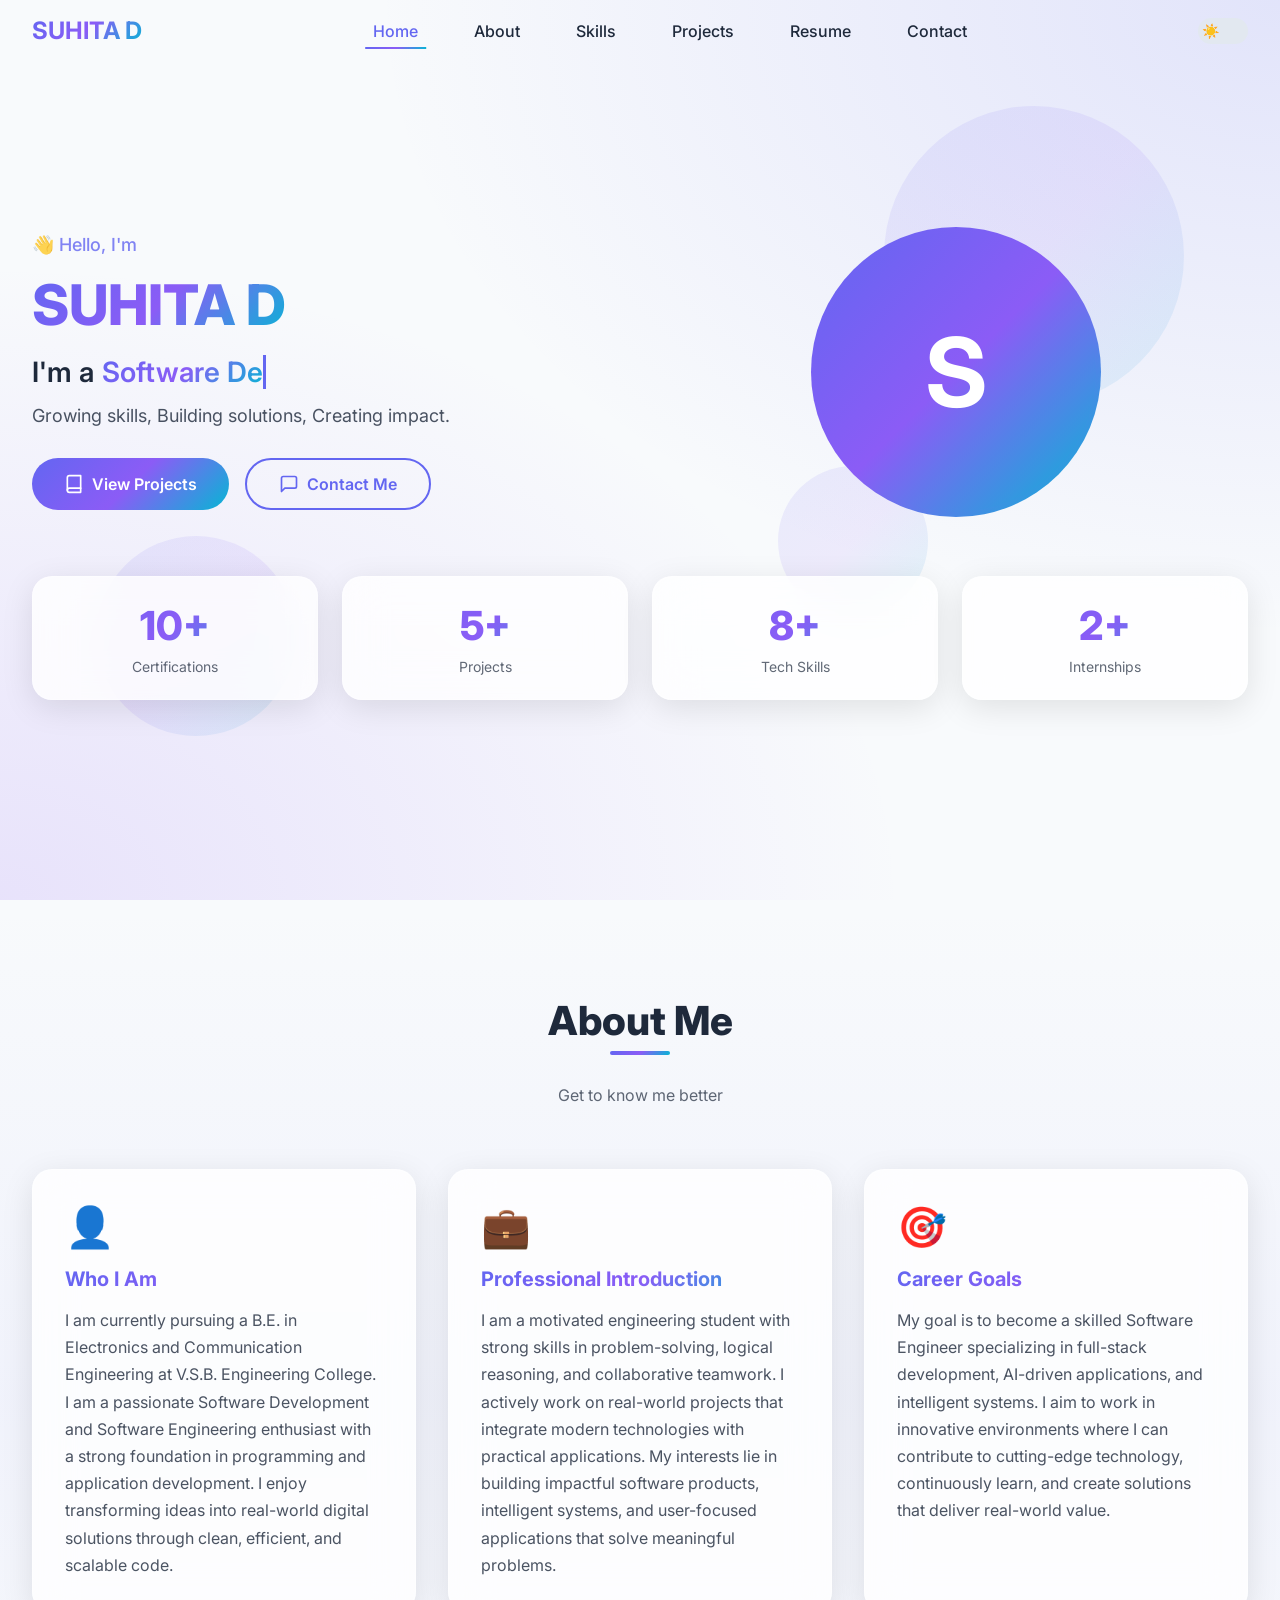
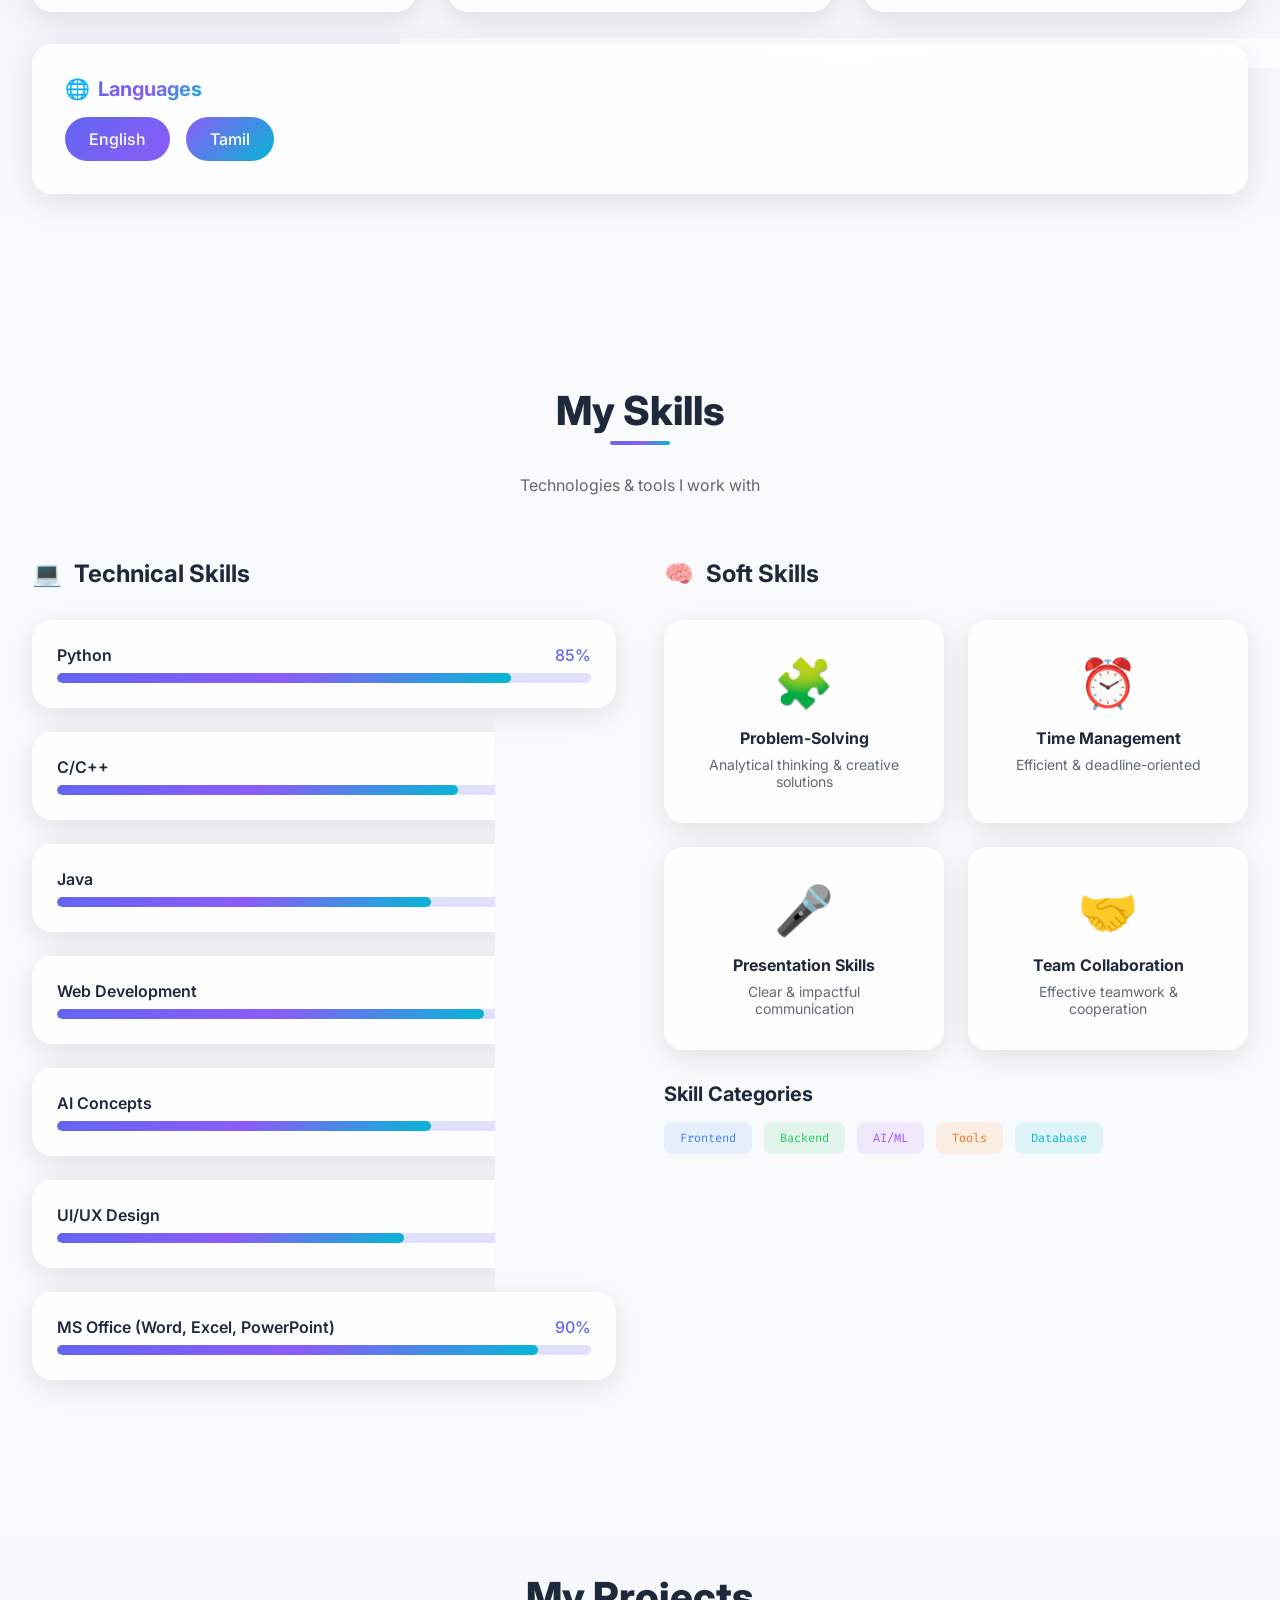
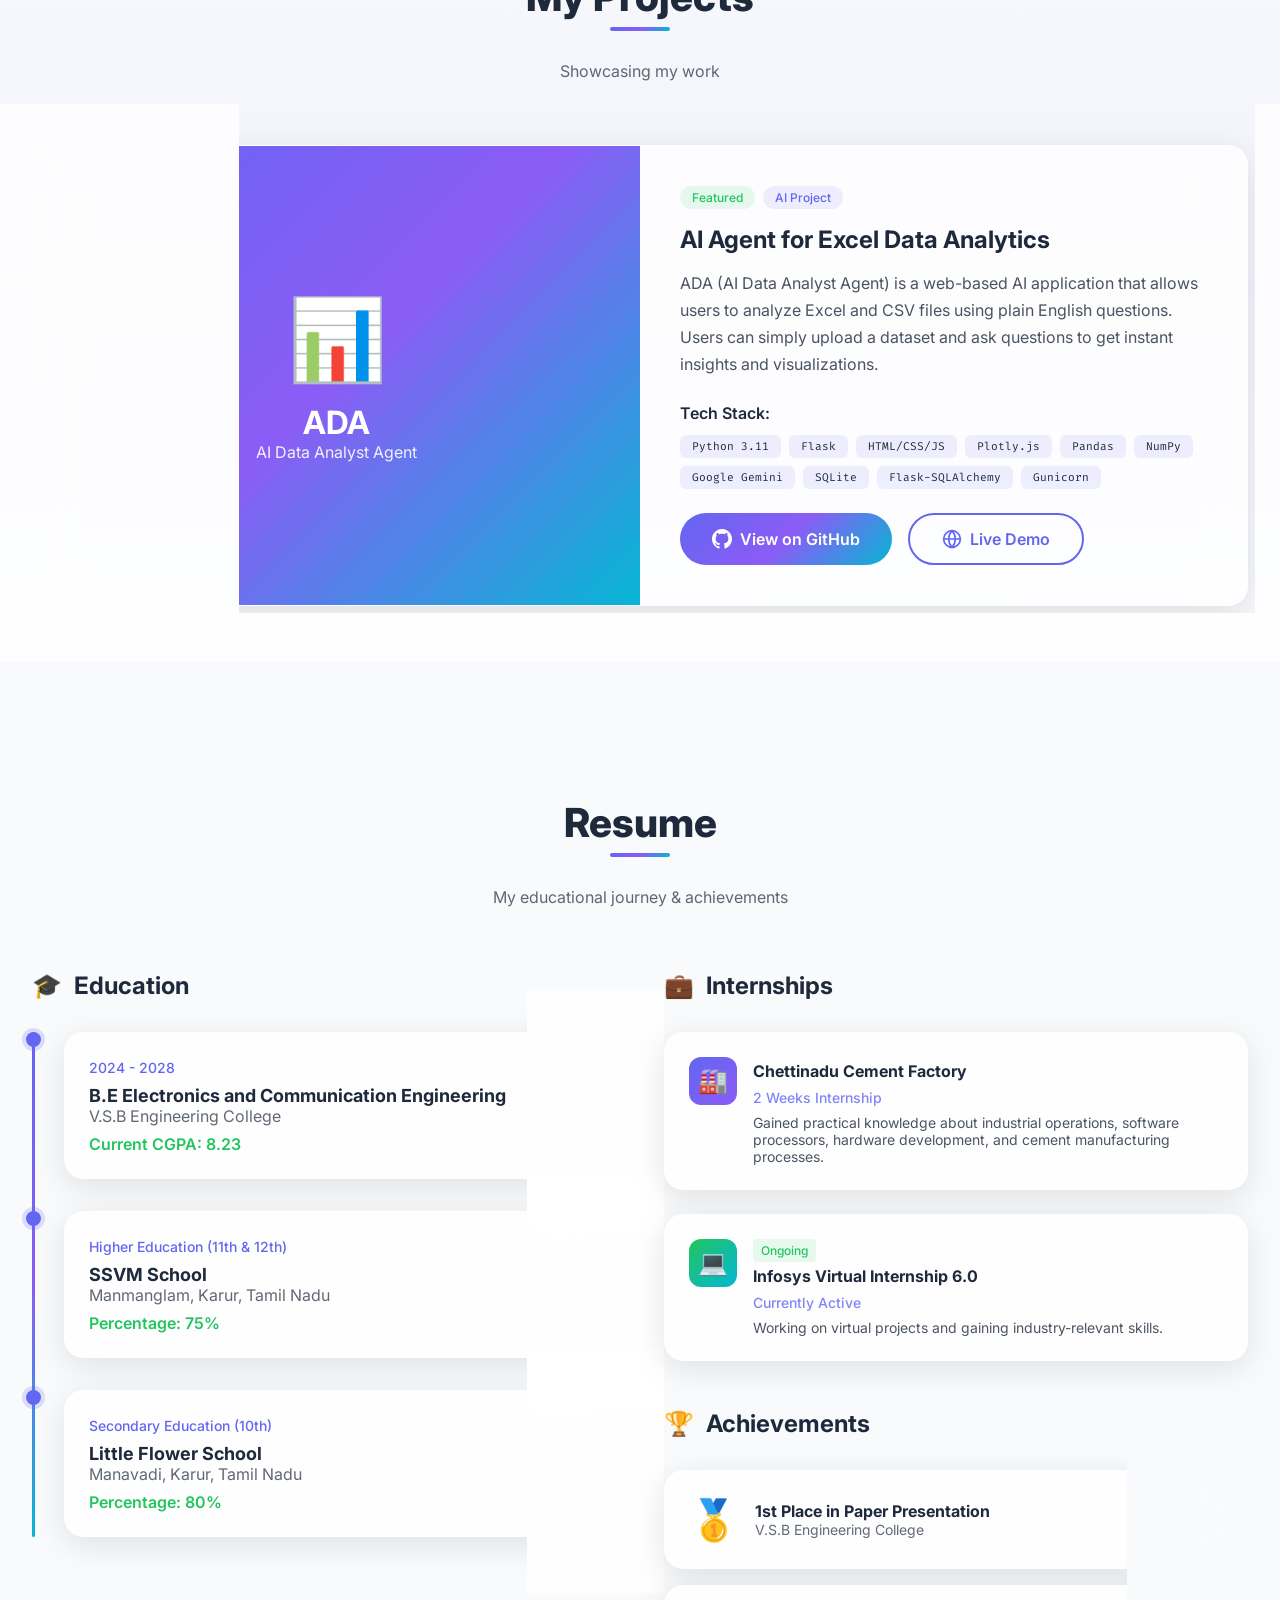
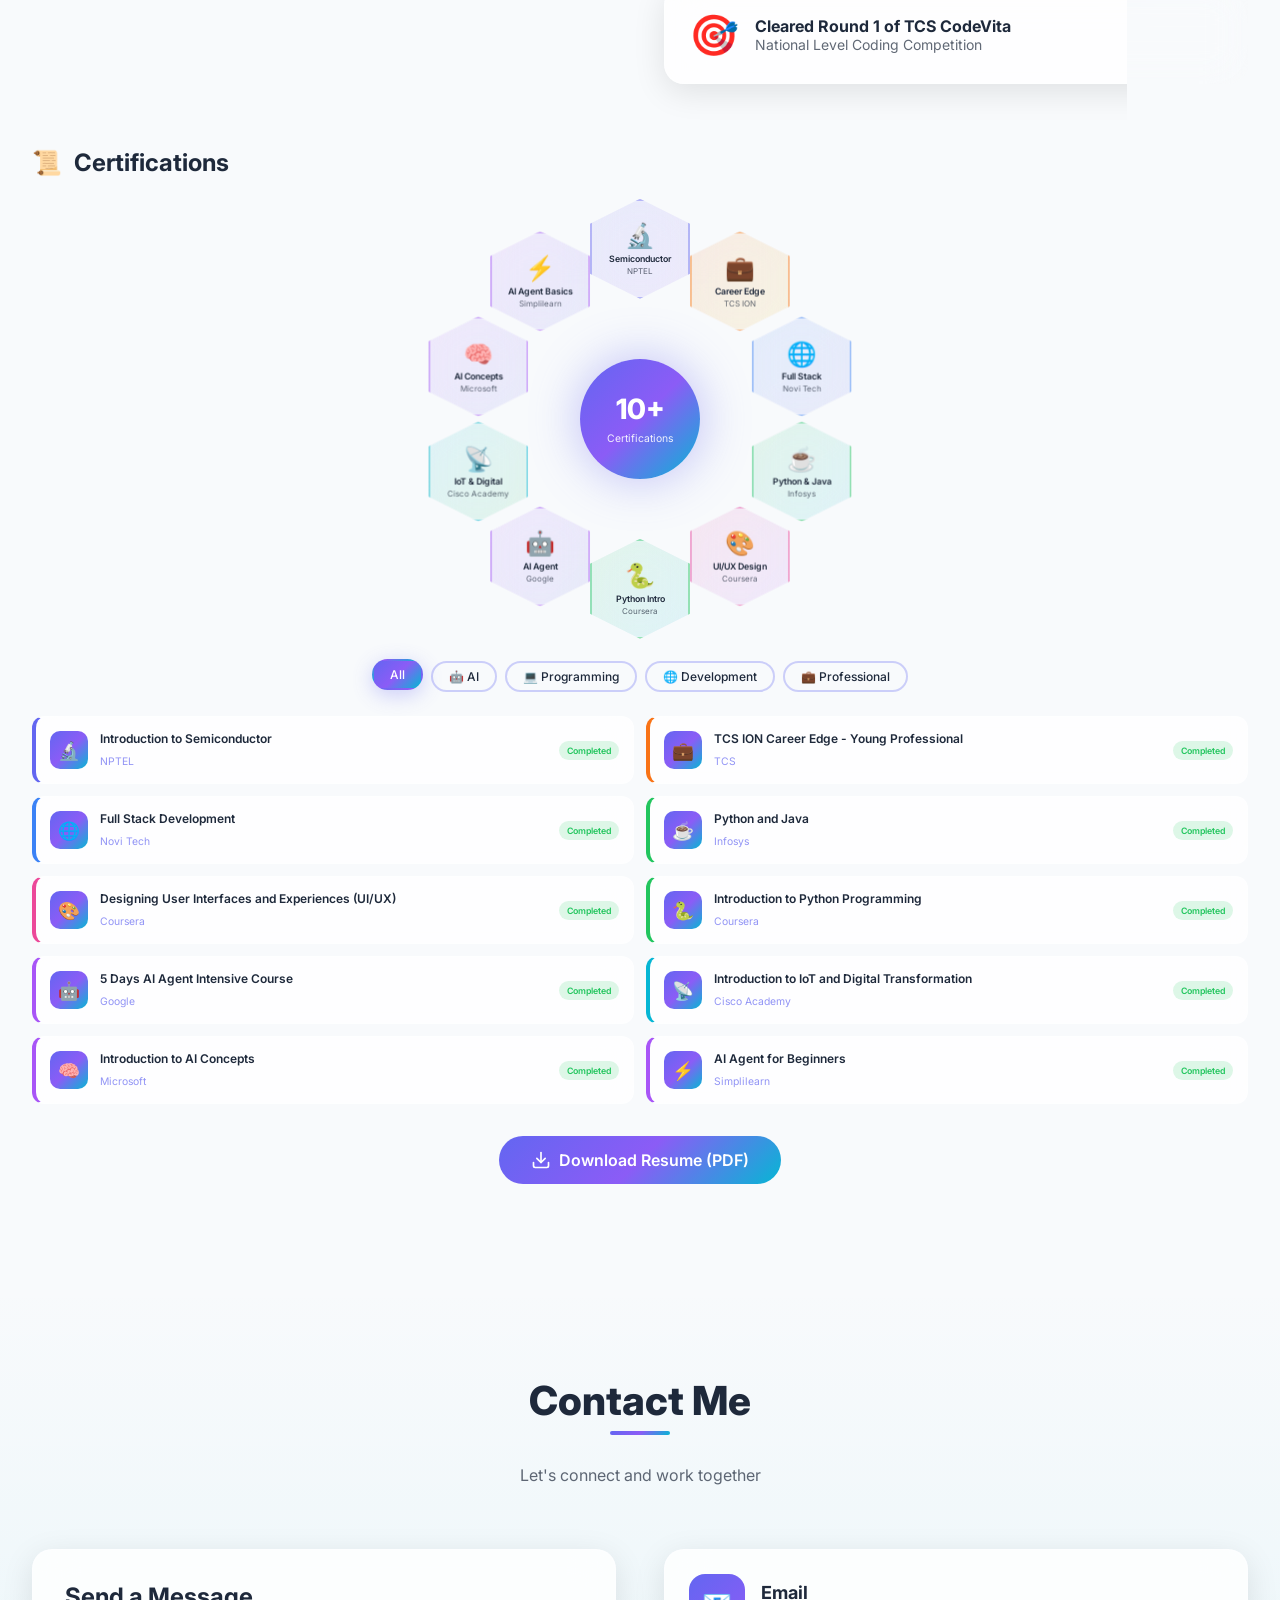
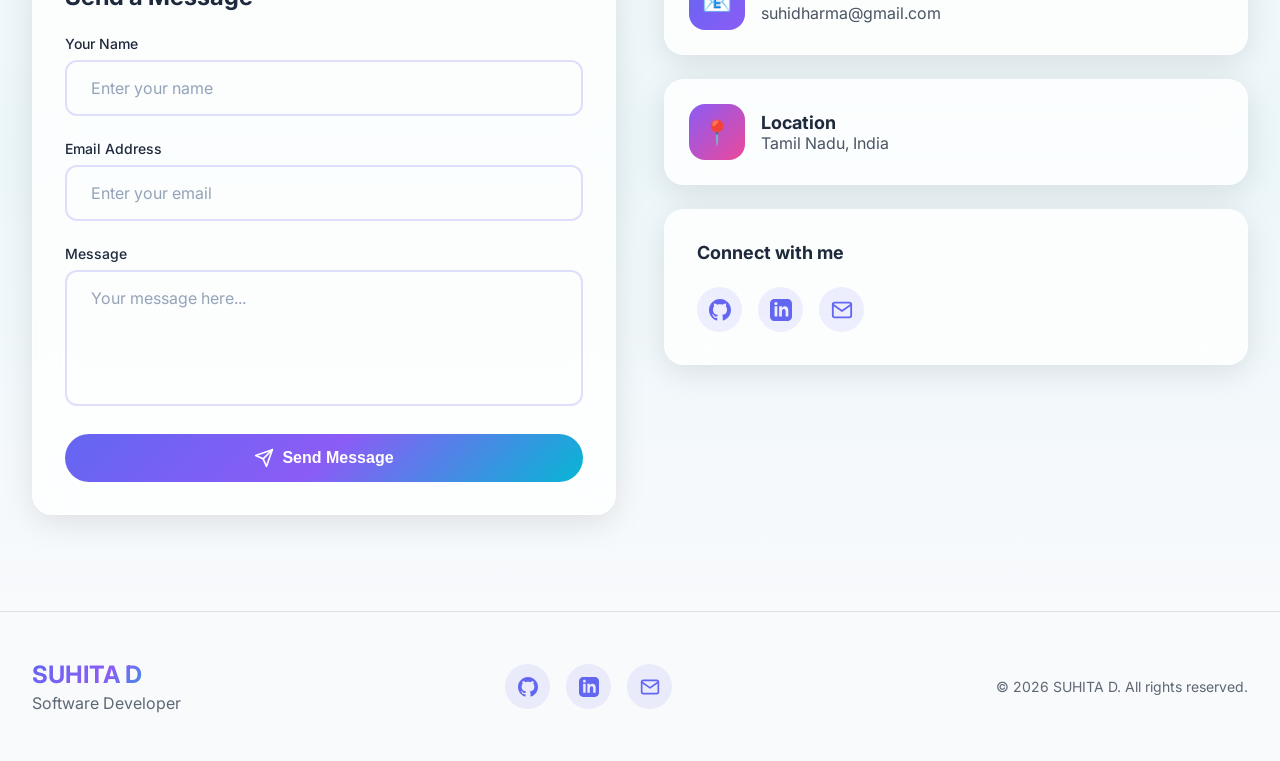
<file: CodeAlpha_Build Your Own Portfolio Site/portfolio/index.html>
<!DOCTYPE html>
<html lang="en">
<head>
    <meta charset="UTF-8">
    <meta name="viewport" content="width=device-width, initial-scale=1.0">
    <meta name="description" content="SUHITA D - Software Developer Portfolio | Building Solutions, Creating Impact">
    <meta name="keywords" content="Software Developer, Web Developer, Python, Java, AI, Full Stack Developer, SUHITA D">
    <meta name="author" content="SUHITA D">
    <meta property="og:title" content="SUHITA D - Software Developer Portfolio">
    <meta property="og:description" content="Growing skills, Building solutions, Creating impact.">
    <meta property="og:type" content="website">
    <meta name="robots" content="index, follow">
    <title>SUHITA D | Software Developer Portfolio</title>
    
    <!-- Google Fonts -->
    <link rel="preconnect" href="https://fonts.googleapis.com">
    <link rel="preconnect" href="https://fonts.gstatic.com" crossorigin>
    <link href="https://fonts.googleapis.com/css2?family=Inter:wght@300;400;500;600;700;800&family=Fira+Code:wght@400;500&display=swap" rel="stylesheet">
    
    <!-- Custom CSS -->
    <link rel="stylesheet" href="css/style.css">
</head>
<body>
    <!-- Preloader -->
    <div class="preloader" id="preloader">
        <div class="loader"></div>
    </div>

    <!-- Navbar -->
    <nav class="navbar" id="navbar" role="navigation" aria-label="Main navigation">
        <div class="nav-container">
            <a href="#home" class="nav-logo gradient-text">SUHITA D</a>
            
            <ul class="nav-links" id="navLinks">
                <li><a href="#home" class="nav-link active">Home</a></li>
                <li><a href="#about" class="nav-link">About</a></li>
                <li><a href="#skills" class="nav-link">Skills</a></li>
                <li><a href="#projects" class="nav-link">Projects</a></li>
                <li><a href="#resume" class="nav-link">Resume</a></li>
                <li><a href="#contact" class="nav-link">Contact</a></li>
            </ul>

            <div class="nav-actions">
                <button class="theme-toggle" id="themeToggle" aria-label="Toggle dark mode"></button>
                <button class="mobile-menu-btn" id="mobileMenuBtn" aria-label="Toggle menu">
                    <span></span>
                    <span></span>
                    <span></span>
                </button>
            </div>
        </div>
    </nav>

    <!-- Hero Section -->
    <section class="hero" id="home">
        <div class="hero-bg"></div>
        <div class="floating-shapes">
            <div class="shape"></div>
            <div class="shape"></div>
            <div class="shape"></div>
        </div>
        
        <div class="hero-container">
            <div class="hero-grid">
                <!-- Hero Content -->
                <div class="hero-content reveal-left">
                    <p style="color: #6366f1; font-weight: 500; margin-bottom: 1rem;">👋 Hello, I'm</p>
                    <h1><span class="gradient-text">SUHITA D</span></h1>
                    <h2>
                        <span>I'm a</span>
                        <span class="typing-text gradient-text" id="typingText">Software Developer</span>
                    </h2>
                    <p>Growing skills, Building solutions, Creating impact.</p>
                    <div class="hero-buttons">
                        <a href="#projects" class="btn-primary">
                            <svg xmlns="http://www.w3.org/2000/svg" width="20" height="20" viewBox="0 0 24 24" fill="none" stroke="currentColor" stroke-width="2" stroke-linecap="round" stroke-linejoin="round"><path d="M4 19.5A2.5 2.5 0 0 1 6.5 17H20"/><path d="M6.5 2H20v20H6.5A2.5 2.5 0 0 1 4 19.5v-15A2.5 2.5 0 0 1 6.5 2z"/></svg>
                            View Projects
                        </a>
                        <a href="#contact" class="btn-secondary">
                            <svg xmlns="http://www.w3.org/2000/svg" width="20" height="20" viewBox="0 0 24 24" fill="none" stroke="currentColor" stroke-width="2" stroke-linecap="round" stroke-linejoin="round"><path d="M21 15a2 2 0 0 1-2 2H7l-4 4V5a2 2 0 0 1 2-2h14a2 2 0 0 1 2 2z"/></svg>
                            Contact Me
                        </a>
                    </div>
                </div>
                
                <!-- Hero Avatar -->
                <div class="hero-avatar reveal-right">
                    <div class="avatar-glow">
                        <div class="avatar-circle">S</div>
                    </div>
                </div>
            </div>

            <!-- Stats -->
            <div class="stats-grid reveal">
                <div class="glass-card stat-card">
                    <div class="counter" data-target="10">0</div>
                    <p class="stat-label">Certifications</p>
                </div>
                <div class="glass-card stat-card">
                    <div class="counter" data-target="5">0</div>
                    <p class="stat-label">Projects</p>
                </div>
                <div class="glass-card stat-card">
                    <div class="counter" data-target="8">0</div>
                    <p class="stat-label">Tech Skills</p>
                </div>
                <div class="glass-card stat-card">
                    <div class="counter" data-target="2">0</div>
                    <p class="stat-label">Internships</p>
                </div>
            </div>
        </div>
    </section>

    <!-- About Section -->
    <section id="about" class="about-section">
        <div class="section-container">
            <div class="section-header reveal">
                <h2 class="section-title">About Me</h2>
                <p class="section-subtitle">Get to know me better</p>
            </div>

            <div class="about-grid">
                <!-- About Card 1 -->
                <div class="glass-card about-card reveal-left">
                    <div class="about-icon">👤</div>
                    <h3 class="gradient-text">Who I Am</h3>
                    <p>I am currently pursuing a B.E. in Electronics and Communication Engineering at V.S.B. Engineering College. I am a passionate Software Development and Software Engineering enthusiast with a strong foundation in programming and application development. I enjoy transforming ideas into real-world digital solutions through clean, efficient, and scalable code.</p>
                </div>

                <!-- About Card 2 -->
                <div class="glass-card about-card reveal">
                    <div class="about-icon">💼</div>
                    <h3 class="gradient-text">Professional Introduction</h3>
                    <p>I am a motivated engineering student with strong skills in problem-solving, logical reasoning, and collaborative teamwork. I actively work on real-world projects that integrate modern technologies with practical applications. My interests lie in building impactful software products, intelligent systems, and user-focused applications that solve meaningful problems.</p>
                </div>

                <!-- About Card 3 -->
                <div class="glass-card about-card reveal-right">
                    <div class="about-icon">🎯</div>
                    <h3 class="gradient-text">Career Goals</h3>
                    <p>My goal is to become a skilled Software Engineer specializing in full-stack development, AI-driven applications, and intelligent systems. I aim to work in innovative environments where I can contribute to cutting-edge technology, continuously learn, and create solutions that deliver real-world value.</p>
                </div>
            </div>

            <!-- Languages -->
            <div class="glass-card languages-card reveal">
                <h3>
                    <span>🌐</span>
                    <span class="gradient-text">Languages</span>
                </h3>
                <div class="language-tags">
                    <span class="language-tag english">English</span>
                    <span class="language-tag tamil">Tamil</span>
                </div>
            </div>
        </div>
    </section>

    <!-- Skills Section -->
    <section id="skills">
        <div class="section-container">
            <div class="section-header reveal">
                <h2 class="section-title">My Skills</h2>
                <p class="section-subtitle">Technologies & tools I work with</p>
            </div>

            <div class="skills-grid">
                <!-- Technical Skills -->
                <div class="skills-column reveal-left">
                    <h3>
                        <span>💻</span>
                        <span>Technical Skills</span>
                    </h3>
                    
                    <div class="skill-bars">
                        <div class="glass-card skill-item">
                            <div class="skill-header">
                                <span class="skill-name">Python</span>
                                <span class="skill-percent">85%</span>
                            </div>
                            <div class="skill-bar">
                                <div class="skill-progress" data-width="85"></div>
                            </div>
                        </div>

                        <div class="glass-card skill-item">
                            <div class="skill-header">
                                <span class="skill-name">C/C++</span>
                                <span class="skill-percent">75%</span>
                            </div>
                            <div class="skill-bar">
                                <div class="skill-progress" data-width="75"></div>
                            </div>
                        </div>

                        <div class="glass-card skill-item">
                            <div class="skill-header">
                                <span class="skill-name">Java</span>
                                <span class="skill-percent">70%</span>
                            </div>
                            <div class="skill-bar">
                                <div class="skill-progress" data-width="70"></div>
                            </div>
                        </div>

                        <div class="glass-card skill-item">
                            <div class="skill-header">
                                <span class="skill-name">Web Development</span>
                                <span class="skill-percent">80%</span>
                            </div>
                            <div class="skill-bar">
                                <div class="skill-progress" data-width="80"></div>
                            </div>
                        </div>

                        <div class="glass-card skill-item">
                            <div class="skill-header">
                                <span class="skill-name">AI Concepts</span>
                                <span class="skill-percent">70%</span>
                            </div>
                            <div class="skill-bar">
                                <div class="skill-progress" data-width="70"></div>
                            </div>
                        </div>

                        <div class="glass-card skill-item">
                            <div class="skill-header">
                                <span class="skill-name">UI/UX Design</span>
                                <span class="skill-percent">65%</span>
                            </div>
                            <div class="skill-bar">
                                <div class="skill-progress" data-width="65"></div>
                            </div>
                        </div>

                        <div class="glass-card skill-item">
                            <div class="skill-header">
                                <span class="skill-name">MS Office (Word, Excel, PowerPoint)</span>
                                <span class="skill-percent">90%</span>
                            </div>
                            <div class="skill-bar">
                                <div class="skill-progress" data-width="90"></div>
                            </div>
                        </div>
                    </div>
                </div>

                <!-- Soft Skills -->
                <div class="skills-column reveal-right">
                    <h3>
                        <span>🧠</span>
                        <span>Soft Skills</span>
                    </h3>

                    <div class="soft-skills-grid">
                        <div class="glass-card soft-skill-card reveal-scale">
                            <div class="soft-skill-icon">🧩</div>
                            <h4>Problem-Solving</h4>
                            <p>Analytical thinking & creative solutions</p>
                        </div>

                        <div class="glass-card soft-skill-card reveal-scale">
                            <div class="soft-skill-icon">⏰</div>
                            <h4>Time Management</h4>
                            <p>Efficient & deadline-oriented</p>
                        </div>

                        <div class="glass-card soft-skill-card reveal-scale">
                            <div class="soft-skill-icon">🎤</div>
                            <h4>Presentation Skills</h4>
                            <p>Clear & impactful communication</p>
                        </div>

                        <div class="glass-card soft-skill-card reveal-scale">
                            <div class="soft-skill-icon">🤝</div>
                            <h4>Team Collaboration</h4>
                            <p>Effective teamwork & cooperation</p>
                        </div>
                    </div>

                    <!-- Skill Categories -->
                    <div class="skill-categories">
                        <h4>Skill Categories</h4>
                        <div class="category-tags">
                            <span class="tech-tag frontend">Frontend</span>
                            <span class="tech-tag backend">Backend</span>
                            <span class="tech-tag ai">AI/ML</span>
                            <span class="tech-tag tools">Tools</span>
                            <span class="tech-tag database">Database</span>
                        </div>
                    </div>
                </div>
            </div>
        </div>
    </section>

    <!-- Projects Section -->
    <section id="projects" class="projects-section">
        <div class="section-container">
            <div class="section-header reveal">
                <h2 class="section-title">My Projects</h2>
                <p class="section-subtitle">Showcasing my work</p>
            </div>

            <div class="reveal">
                <div class="glass-card project-card">
                    <div class="project-grid">
                        <!-- Project Visual -->
                        <div class="project-visual">
                            <div class="project-visual-content">
                                <div class="project-visual-icon">📊</div>
                                <h3>ADA</h3>
                                <p>AI Data Analyst Agent</p>
                            </div>
                        </div>

                        <!-- Project Details -->
                        <div class="project-details">
                            <div class="project-badges">
                                <span class="badge featured">Featured</span>
                                <span class="badge ai">AI Project</span>
                            </div>

                            <h3>AI Agent for Excel Data Analytics</h3>
                            
                            <p>ADA (AI Data Analyst Agent) is a web-based AI application that allows users to analyze Excel and CSV files using plain English questions. Users can simply upload a dataset and ask questions to get instant insights and visualizations.</p>

                            <div class="tech-stack">
                                <h4>Tech Stack:</h4>
                                <div class="tech-stack-tags">
                                    <span class="tech-stack-tag">Python 3.11</span>
                                    <span class="tech-stack-tag">Flask</span>
                                    <span class="tech-stack-tag">HTML/CSS/JS</span>
                                    <span class="tech-stack-tag">Plotly.js</span>
                                    <span class="tech-stack-tag">Pandas</span>
                                    <span class="tech-stack-tag">NumPy</span>
                                    <span class="tech-stack-tag">Google Gemini</span>
                                    <span class="tech-stack-tag">SQLite</span>
                                    <span class="tech-stack-tag">Flask-SQLAlchemy</span>
                                    <span class="tech-stack-tag">Gunicorn</span>
                                </div>
                            </div>

                            <div class="project-buttons">
                                <a href="https://github.com/suhita2k/AI-Data-Analyst-Agent.git" target="_blank" rel="noopener noreferrer" class="btn-primary">
                                    <svg xmlns="http://www.w3.org/2000/svg" width="20" height="20" viewBox="0 0 24 24" fill="currentColor"><path d="M12 0c-6.626 0-12 5.373-12 12 0 5.302 3.438 9.8 8.207 11.387.599.111.793-.261.793-.577v-2.234c-3.338.726-4.033-1.416-4.033-1.416-.546-1.387-1.333-1.756-1.333-1.756-1.089-.745.083-.729.083-.729 1.205.084 1.839 1.237 1.839 1.237 1.07 1.834 2.807 1.304 3.492.997.107-.775.418-1.305.762-1.604-2.665-.305-5.467-1.334-5.467-5.931 0-1.311.469-2.381 1.236-3.221-.124-.303-.535-1.524.117-3.176 0 0 1.008-.322 3.301 1.23.957-.266 1.983-.399 3.003-.404 1.02.005 2.047.138 3.006.404 2.291-1.552 3.297-1.23 3.297-1.23.653 1.653.242 2.874.118 3.176.77.84 1.235 1.911 1.235 3.221 0 4.609-2.807 5.624-5.479 5.921.43.372.823 1.102.823 2.222v3.293c0 .319.192.694.801.576 4.765-1.589 8.199-6.086 8.199-11.386 0-6.627-5.373-12-12-12z"/></svg>
                                    View on GitHub
                                </a>
                                <a href="#" class="btn-secondary">
                                    <svg xmlns="http://www.w3.org/2000/svg" width="20" height="20" viewBox="0 0 24 24" fill="none" stroke="currentColor" stroke-width="2" stroke-linecap="round" stroke-linejoin="round"><circle cx="12" cy="12" r="10"/><line x1="2" y1="12" x2="22" y2="12"/><path d="M12 2a15.3 15.3 0 0 1 4 10 15.3 15.3 0 0 1-4 10 15.3 15.3 0 0 1-4-10 15.3 15.3 0 0 1 4-10z"/></svg>
                                    Live Demo
                                </a>
                            </div>
                        </div>
                    </div>
                </div>
            </div>
        </div>
    </section>

    <!-- Resume Section -->
    <section id="resume">
        <div class="section-container">
            <div class="section-header reveal">
                <h2 class="section-title">Resume</h2>
                <p class="section-subtitle">My educational journey & achievements</p>
            </div>

            <div class="resume-grid">
                <!-- Education -->
                <div class="resume-column reveal-left">
                    <h3>
                        <span>🎓</span>
                        <span>Education</span>
                    </h3>

                    <div class="timeline">
                        <div class="timeline-item">
                            <div class="glass-card timeline-card">
                                <span class="timeline-date">2024 - 2028</span>
                                <h4>B.E Electronics and Communication Engineering</h4>
                                <p class="school">V.S.B Engineering College</p>
                                <p class="grade">Current CGPA: 8.23</p>
                            </div>
                        </div>

                        <div class="timeline-item">
                            <div class="glass-card timeline-card">
                                <span class="timeline-date">Higher Education (11th & 12th)</span>
                                <h4>SSVM School</h4>
                                <p class="school">Manmanglam, Karur, Tamil Nadu</p>
                                <p class="grade">Percentage: 75%</p>
                            </div>
                        </div>

                        <div class="timeline-item">
                            <div class="glass-card timeline-card">
                                <span class="timeline-date">Secondary Education (10th)</span>
                                <h4>Little Flower School</h4>
                                <p class="school">Manavadi, Karur, Tamil Nadu</p>
                                <p class="grade">Percentage: 80%</p>
                            </div>
                        </div>
                    </div>
                </div>

                <!-- Experience & Internships -->
                <div class="resume-column reveal-right">
                    <h3>
                        <span>💼</span>
                        <span>Internships</span>
                    </h3>

                    <div class="internship-list">
                        <div class="glass-card internship-card">
                            <div class="internship-icon factory">🏭</div>
                            <div class="internship-content">
                                <h4>Chettinadu Cement Factory</h4>
                                <p class="duration">2 Weeks Internship</p>
                                <p>Gained practical knowledge about industrial operations, software processors, hardware development, and cement manufacturing processes.</p>
                            </div>
                        </div>

                        <div class="glass-card internship-card">
                            <div class="internship-icon virtual">💻</div>
                            <div class="internship-content">
                                <span class="ongoing-badge">Ongoing</span>
                                <h4>Infosys Virtual Internship 6.0</h4>
                                <p class="duration">Currently Active</p>
                                <p>Working on virtual projects and gaining industry-relevant skills.</p>
                            </div>
                        </div>
                    </div>

                    <!-- Achievements -->
                    <div class="achievements-section">
                        <h3>
                            <span>🏆</span>
                            <span>Achievements</span>
                        </h3>

                        <div class="achievements-list">
                            <div class="glass-card achievement-card">
                                <div class="achievement-icon">🥇</div>
                                <div>
                                    <h4>1st Place in Paper Presentation</h4>
                                    <p>V.S.B Engineering College</p>
                                </div>
                            </div>

                            <div class="glass-card achievement-card">
                                <div class="achievement-icon">🎯</div>
                                <div>
                                    <h4>Cleared Round 1 of TCS CodeVita</h4>
                                    <p>National Level Coding Competition</p>
                                </div>
                            </div>
                        </div>
                    </div>
                </div>
            </div>

            <!-- Certifications -->
            <div class="certifications-section reveal">
                <h3>
                    <span>📜</span>
                    <span>Certifications</span>
                </h3>

                <!-- Unique Hexagonal Grid Certification Display -->
                <div class="cert-showcase">
                    <div class="cert-orbit-container">
                        <!-- Central Badge -->
                        <div class="cert-center-badge">
                            <div class="cert-center-content">
                                <span class="cert-count">10+</span>
                                <span class="cert-label">Certifications</span>
                            </div>
                        </div>
                        
                        <!-- Orbiting Certification Cards -->
                        <div class="cert-orbit">
                            <div class="cert-hex-card" data-category="education" style="--i: 0;">
                                <div class="cert-hex-inner">
                                    <div class="cert-hex-icon">🔬</div>
                                    <h4>Semiconductor</h4>
                                    <p>NPTEL</p>
                                </div>
                            </div>
                            
                            <div class="cert-hex-card" data-category="professional" style="--i: 1;">
                                <div class="cert-hex-inner">
                                    <div class="cert-hex-icon">💼</div>
                                    <h4>Career Edge</h4>
                                    <p>TCS ION</p>
                                </div>
                            </div>
                            
                            <div class="cert-hex-card" data-category="development" style="--i: 2;">
                                <div class="cert-hex-inner">
                                    <div class="cert-hex-icon">🌐</div>
                                    <h4>Full Stack</h4>
                                    <p>Novi Tech</p>
                                </div>
                            </div>
                            
                            <div class="cert-hex-card" data-category="programming" style="--i: 3;">
                                <div class="cert-hex-inner">
                                    <div class="cert-hex-icon">☕</div>
                                    <h4>Python & Java</h4>
                                    <p>Infosys</p>
                                </div>
                            </div>
                            
                            <div class="cert-hex-card" data-category="design" style="--i: 4;">
                                <div class="cert-hex-inner">
                                    <div class="cert-hex-icon">🎨</div>
                                    <h4>UI/UX Design</h4>
                                    <p>Coursera</p>
                                </div>
                            </div>
                            
                            <div class="cert-hex-card" data-category="programming" style="--i: 5;">
                                <div class="cert-hex-inner">
                                    <div class="cert-hex-icon">🐍</div>
                                    <h4>Python Intro</h4>
                                    <p>Coursera</p>
                                </div>
                            </div>
                            
                            <div class="cert-hex-card" data-category="ai" style="--i: 6;">
                                <div class="cert-hex-inner">
                                    <div class="cert-hex-icon">🤖</div>
                                    <h4>AI Agent</h4>
                                    <p>Google</p>
                                </div>
                            </div>
                            
                            <div class="cert-hex-card" data-category="iot" style="--i: 7;">
                                <div class="cert-hex-inner">
                                    <div class="cert-hex-icon">📡</div>
                                    <h4>IoT & Digital</h4>
                                    <p>Cisco Academy</p>
                                </div>
                            </div>
                            
                            <div class="cert-hex-card" data-category="ai" style="--i: 8;">
                                <div class="cert-hex-inner">
                                    <div class="cert-hex-icon">🧠</div>
                                    <h4>AI Concepts</h4>
                                    <p>Microsoft</p>
                                </div>
                            </div>
                            
                            <div class="cert-hex-card" data-category="ai" style="--i: 9;">
                                <div class="cert-hex-inner">
                                    <div class="cert-hex-icon">⚡</div>
                                    <h4>AI Agent Basics</h4>
                                    <p>Simplilearn</p>
                                </div>
                            </div>
                        </div>
                    </div>

                    <!-- Category Filter Buttons -->
                    <div class="cert-filter-btns">
                        <button class="cert-filter-btn active" data-filter="all">All</button>
                        <button class="cert-filter-btn" data-filter="ai">🤖 AI</button>
                        <button class="cert-filter-btn" data-filter="programming">💻 Programming</button>
                        <button class="cert-filter-btn" data-filter="development">🌐 Development</button>
                        <button class="cert-filter-btn" data-filter="professional">💼 Professional</button>
                    </div>

                    <!-- Certification List View (Alternative) -->
                    <div class="cert-list-view">
                        <div class="cert-list-item" data-category="education">
                            <div class="cert-list-icon">🔬</div>
                            <div class="cert-list-info">
                                <h5>Introduction to Semiconductor</h5>
                                <span>NPTEL</span>
                            </div>
                            <div class="cert-list-badge">Completed</div>
                        </div>
                        
                        <div class="cert-list-item" data-category="professional">
                            <div class="cert-list-icon">💼</div>
                            <div class="cert-list-info">
                                <h5>TCS ION Career Edge - Young Professional</h5>
                                <span>TCS</span>
                            </div>
                            <div class="cert-list-badge">Completed</div>
                        </div>
                        
                        <div class="cert-list-item" data-category="development">
                            <div class="cert-list-icon">🌐</div>
                            <div class="cert-list-info">
                                <h5>Full Stack Development</h5>
                                <span>Novi Tech</span>
                            </div>
                            <div class="cert-list-badge">Completed</div>
                        </div>
                        
                        <div class="cert-list-item" data-category="programming">
                            <div class="cert-list-icon">☕</div>
                            <div class="cert-list-info">
                                <h5>Python and Java</h5>
                                <span>Infosys</span>
                            </div>
                            <div class="cert-list-badge">Completed</div>
                        </div>
                        
                        <div class="cert-list-item" data-category="design">
                            <div class="cert-list-icon">🎨</div>
                            <div class="cert-list-info">
                                <h5>Designing User Interfaces and Experiences (UI/UX)</h5>
                                <span>Coursera</span>
                            </div>
                            <div class="cert-list-badge">Completed</div>
                        </div>
                        
                        <div class="cert-list-item" data-category="programming">
                            <div class="cert-list-icon">🐍</div>
                            <div class="cert-list-info">
                                <h5>Introduction to Python Programming</h5>
                                <span>Coursera</span>
                            </div>
                            <div class="cert-list-badge">Completed</div>
                        </div>
                        
                        <div class="cert-list-item" data-category="ai">
                            <div class="cert-list-icon">🤖</div>
                            <div class="cert-list-info">
                                <h5>5 Days AI Agent Intensive Course</h5>
                                <span>Google</span>
                            </div>
                            <div class="cert-list-badge">Completed</div>
                        </div>
                        
                        <div class="cert-list-item" data-category="iot">
                            <div class="cert-list-icon">📡</div>
                            <div class="cert-list-info">
                                <h5>Introduction to IoT and Digital Transformation</h5>
                                <span>Cisco Academy</span>
                            </div>
                            <div class="cert-list-badge">Completed</div>
                        </div>
                        
                        <div class="cert-list-item" data-category="ai">
                            <div class="cert-list-icon">🧠</div>
                            <div class="cert-list-info">
                                <h5>Introduction to AI Concepts</h5>
                                <span>Microsoft</span>
                            </div>
                            <div class="cert-list-badge">Completed</div>
                        </div>
                        
                        <div class="cert-list-item" data-category="ai">
                            <div class="cert-list-icon">⚡</div>
                            <div class="cert-list-info">
                                <h5>AI Agent for Beginners</h5>
                                <span>Simplilearn</span>
                            </div>
                            <div class="cert-list-badge">Completed</div>
                        </div>
                    </div>
                </div>

                <div class="download-resume">
                    <a href="#" class="btn-primary" download>
                        <svg xmlns="http://www.w3.org/2000/svg" width="20" height="20" viewBox="0 0 24 24" fill="none" stroke="currentColor" stroke-width="2" stroke-linecap="round" stroke-linejoin="round"><path d="M21 15v4a2 2 0 0 1-2 2H5a2 2 0 0 1-2-2v-4"/><polyline points="7 10 12 15 17 10"/><line x1="12" y1="15" x2="12" y2="3"/></svg>
                        Download Resume (PDF)
                    </a>
                </div>
            </div>
        </div>
    </section>

    <!-- Contact Section -->
    <section id="contact" class="contact-section">
        <div class="section-container">
            <div class="section-header reveal">
                <h2 class="section-title">Contact Me</h2>
                <p class="section-subtitle">Let's connect and work together</p>
            </div>

            <div class="contact-grid">
                <!-- Contact Form -->
                <div class="reveal-left">
                    <div class="glass-card contact-form-card">
                        <h3>Send a Message</h3>
                        <form id="contactForm" class="contact-form">
                            <div class="form-group">
                                <label for="name">Your Name</label>
                                <input type="text" id="name" name="name" class="form-input" placeholder="Enter your name" required aria-required="true">
                                <p class="form-error" id="nameError">Please enter your name</p>
                            </div>

                            <div class="form-group">
                                <label for="email">Email Address</label>
                                <input type="email" id="email" name="email" class="form-input" placeholder="Enter your email" required aria-required="true">
                                <p class="form-error" id="emailError">Please enter a valid email</p>
                            </div>

                            <div class="form-group">
                                <label for="message">Message</label>
                                <textarea id="message" name="message" rows="5" class="form-input" placeholder="Your message here..." required aria-required="true"></textarea>
                                <p class="form-error" id="messageError">Please enter your message</p>
                            </div>

                            <button type="submit" class="btn-primary" style="width: 100%; justify-content: center;">
                                <svg xmlns="http://www.w3.org/2000/svg" width="20" height="20" viewBox="0 0 24 24" fill="none" stroke="currentColor" stroke-width="2" stroke-linecap="round" stroke-linejoin="round"><line x1="22" y1="2" x2="11" y2="13"/><polygon points="22 2 15 22 11 13 2 9 22 2"/></svg>
                                Send Message
                            </button>
                        </form>
                    </div>
                </div>

                <!-- Contact Info -->
                <div class="contact-info reveal-right">
                    <div class="glass-card contact-info-card">
                        <div class="contact-icon email">📧</div>
                        <div>
                            <h4>Email</h4>
                            <a href="mailto:suhidharma@gmail.com">suhidharma@gmail.com</a>
                        </div>
                    </div>

                    <div class="glass-card contact-info-card">
                        <div class="contact-icon location">📍</div>
                        <div>
                            <h4>Location</h4>
                            <p>Tamil Nadu, India</p>
                        </div>
                    </div>

                    <!-- Social Links -->
                    <div class="glass-card social-card">
                        <h4>Connect with me</h4>
                        <div class="social-links">
                            <a href="https://github.com/suhita2k" target="_blank" rel="noopener noreferrer" class="social-icon" aria-label="GitHub">
                                <svg xmlns="http://www.w3.org/2000/svg" width="22" height="22" viewBox="0 0 24 24" fill="currentColor"><path d="M12 0c-6.626 0-12 5.373-12 12 0 5.302 3.438 9.8 8.207 11.387.599.111.793-.261.793-.577v-2.234c-3.338.726-4.033-1.416-4.033-1.416-.546-1.387-1.333-1.756-1.333-1.756-1.089-.745.083-.729.083-.729 1.205.084 1.839 1.237 1.839 1.237 1.07 1.834 2.807 1.304 3.492.997.107-.775.418-1.305.762-1.604-2.665-.305-5.467-1.334-5.467-5.931 0-1.311.469-2.381 1.236-3.221-.124-.303-.535-1.524.117-3.176 0 0 1.008-.322 3.301 1.23.957-.266 1.983-.399 3.003-.404 1.02.005 2.047.138 3.006.404 2.291-1.552 3.297-1.23 3.297-1.23.653 1.653.242 2.874.118 3.176.77.84 1.235 1.911 1.235 3.221 0 4.609-2.807 5.624-5.479 5.921.43.372.823 1.102.823 2.222v3.293c0 .319.192.694.801.576 4.765-1.589 8.199-6.086 8.199-11.386 0-6.627-5.373-12-12-12z"/></svg>
                            </a>
                            <a href="https://www.linkedin.com/in/suhita-d-81965336a" target="_blank" rel="noopener noreferrer" class="social-icon" aria-label="LinkedIn">
                                <svg xmlns="http://www.w3.org/2000/svg" width="22" height="22" viewBox="0 0 24 24" fill="currentColor"><path d="M19 0h-14c-2.761 0-5 2.239-5 5v14c0 2.761 2.239 5 5 5h14c2.762 0 5-2.239 5-5v-14c0-2.761-2.238-5-5-5zm-11 19h-3v-11h3v11zm-1.5-12.268c-.966 0-1.75-.79-1.75-1.764s.784-1.764 1.75-1.764 1.75.79 1.75 1.764-.783 1.764-1.75 1.764zm13.5 12.268h-3v-5.604c0-3.368-4-3.113-4 0v5.604h-3v-11h3v1.765c1.396-2.586 7-2.777 7 2.476v6.759z"/></svg>
                            </a>
                            <a href="mailto:suhidharma@gmail.com" class="social-icon" aria-label="Email">
                                <svg xmlns="http://www.w3.org/2000/svg" width="22" height="22" viewBox="0 0 24 24" fill="none" stroke="currentColor" stroke-width="2" stroke-linecap="round" stroke-linejoin="round"><path d="M4 4h16c1.1 0 2 .9 2 2v12c0 1.1-.9 2-2 2H4c-1.1 0-2-.9-2-2V6c0-1.1.9-2 2-2z"/><polyline points="22,6 12,13 2,6"/></svg>
                            </a>
                        </div>
                    </div>
                </div>
            </div>
        </div>
    </section>

    <!-- Footer -->
    <footer class="footer">
        <div class="footer-container">
            <div class="footer-brand">
                <h3 class="gradient-text">SUHITA D</h3>
                <p>Software Developer</p>
            </div>

            <div class="footer-social">
                <a href="https://github.com/suhita2k" target="_blank" rel="noopener noreferrer" class="social-icon" aria-label="GitHub">
                    <svg xmlns="http://www.w3.org/2000/svg" width="20" height="20" viewBox="0 0 24 24" fill="currentColor"><path d="M12 0c-6.626 0-12 5.373-12 12 0 5.302 3.438 9.8 8.207 11.387.599.111.793-.261.793-.577v-2.234c-3.338.726-4.033-1.416-4.033-1.416-.546-1.387-1.333-1.756-1.333-1.756-1.089-.745.083-.729.083-.729 1.205.084 1.839 1.237 1.839 1.237 1.07 1.834 2.807 1.304 3.492.997.107-.775.418-1.305.762-1.604-2.665-.305-5.467-1.334-5.467-5.931 0-1.311.469-2.381 1.236-3.221-.124-.303-.535-1.524.117-3.176 0 0 1.008-.322 3.301 1.23.957-.266 1.983-.399 3.003-.404 1.02.005 2.047.138 3.006.404 2.291-1.552 3.297-1.23 3.297-1.23.653 1.653.242 2.874.118 3.176.77.84 1.235 1.911 1.235 3.221 0 4.609-2.807 5.624-5.479 5.921.43.372.823 1.102.823 2.222v3.293c0 .319.192.694.801.576 4.765-1.589 8.199-6.086 8.199-11.386 0-6.627-5.373-12-12-12z"/></svg>
                </a>
                <a href="https://www.linkedin.com/in/suhita-d-81965336a" target="_blank" rel="noopener noreferrer" class="social-icon" aria-label="LinkedIn">
                    <svg xmlns="http://www.w3.org/2000/svg" width="20" height="20" viewBox="0 0 24 24" fill="currentColor"><path d="M19 0h-14c-2.761 0-5 2.239-5 5v14c0 2.761 2.239 5 5 5h14c2.762 0 5-2.239 5-5v-14c0-2.761-2.238-5-5-5zm-11 19h-3v-11h3v11zm-1.5-12.268c-.966 0-1.75-.79-1.75-1.764s.784-1.764 1.75-1.764 1.75.79 1.75 1.764-.783 1.764-1.75 1.764zm13.5 12.268h-3v-5.604c0-3.368-4-3.113-4 0v5.604h-3v-11h3v1.765c1.396-2.586 7-2.777 7 2.476v6.759z"/></svg>
                </a>
                <a href="mailto:suhidharma@gmail.com" class="social-icon" aria-label="Email">
                    <svg xmlns="http://www.w3.org/2000/svg" width="20" height="20" viewBox="0 0 24 24" fill="none" stroke="currentColor" stroke-width="2" stroke-linecap="round" stroke-linejoin="round"><path d="M4 4h16c1.1 0 2 .9 2 2v12c0 1.1-.9 2-2 2H4c-1.1 0-2-.9-2-2V6c0-1.1.9-2 2-2z"/><polyline points="22,6 12,13 2,6"/></svg>
                </a>
            </div>

            <p class="footer-copyright">
                © <span id="currentYear"></span> SUHITA D. All rights reserved.
            </p>
        </div>
    </footer>

    <!-- Back to Top Button -->
    <button class="back-to-top" id="backToTop" aria-label="Back to top">
        <svg xmlns="http://www.w3.org/2000/svg" width="24" height="24" viewBox="0 0 24 24" fill="none" stroke="currentColor" stroke-width="2" stroke-linecap="round" stroke-linejoin="round"><polyline points="18 15 12 9 6 15"/></svg>
    </button>

    <!-- Success Message -->
    <div class="success-message" id="successMessage">
        ✅ Message sent successfully!
    </div>

    <!-- Custom JavaScript -->
    <script src="js/script.js"></script>
</body>
</html>
</file>
<file: CodeAlpha_Build Your Own Portfolio Site/portfolio/css/style.css>
/* =====================
   CSS Variables & Reset
   ===================== */
* {
    margin: 0;
    padding: 0;
    box-sizing: border-box;
    scroll-behavior: smooth;
}

:root {
    --primary: #6366f1;
    --primary-dark: #4f46e5;
    --secondary: #8b5cf6;
    --accent: #06b6d4;
    --bg-light: #f8fafc;
    --bg-dark: #0f172a;
    --card-light: rgba(255, 255, 255, 0.8);
    --card-dark: rgba(30, 41, 59, 0.8);
    --text-light: #1e293b;
    --text-dark: #e2e8f0;
    --gradient: linear-gradient(135deg, #6366f1, #8b5cf6, #06b6d4);
}

body {
    font-family: 'Inter', sans-serif;
    background: var(--bg-light);
    color: var(--text-light);
    transition: all 0.3s ease;
    overflow-x: hidden;
}

body.dark {
    background: var(--bg-dark);
    color: var(--text-dark);
}

/* =====================
   Preloader
   ===================== */
.preloader {
    position: fixed;
    top: 0;
    left: 0;
    width: 100%;
    height: 100%;
    background: var(--bg-dark);
    display: flex;
    justify-content: center;
    align-items: center;
    z-index: 9999;
    transition: opacity 0.5s ease, visibility 0.5s ease;
}

.preloader.hidden {
    opacity: 0;
    visibility: hidden;
}

.loader {
    width: 60px;
    height: 60px;
    border: 4px solid transparent;
    border-top-color: var(--primary);
    border-radius: 50%;
    animation: spin 1s linear infinite;
    position: relative;
}

.loader::before {
    content: '';
    position: absolute;
    top: 6px;
    left: 6px;
    right: 6px;
    bottom: 6px;
    border: 4px solid transparent;
    border-top-color: var(--secondary);
    border-radius: 50%;
    animation: spin 0.8s linear infinite reverse;
}

@keyframes spin {
    to { transform: rotate(360deg); }
}

/* =====================
   Glassmorphism Cards
   ===================== */
.glass-card {
    background: var(--card-light);
    backdrop-filter: blur(20px);
    border: 1px solid rgba(255, 255, 255, 0.3);
    border-radius: 20px;
    box-shadow: 0 8px 32px rgba(0, 0, 0, 0.1);
    transition: all 0.3s ease;
}

body.dark .glass-card {
    background: var(--card-dark);
    border: 1px solid rgba(255, 255, 255, 0.1);
}

.glass-card:hover {
    transform: translateY(-5px);
    box-shadow: 0 20px 40px rgba(99, 102, 241, 0.2);
}

/* =====================
   Gradient Text
   ===================== */
.gradient-text {
    background: var(--gradient);
    -webkit-background-clip: text;
    -webkit-text-fill-color: transparent;
    background-clip: text;
}

/* =====================
   Navbar
   ===================== */
.navbar {
    position: fixed;
    top: 0;
    left: 0;
    width: 100%;
    z-index: 1000;
    padding: 1rem 2rem;
    transition: all 0.3s ease;
}

.navbar.scrolled {
    background: rgba(255, 255, 255, 0.9);
    backdrop-filter: blur(20px);
    box-shadow: 0 4px 20px rgba(0, 0, 0, 0.1);
}

body.dark .navbar.scrolled {
    background: rgba(15, 23, 42, 0.9);
}

.nav-container {
    max-width: 1280px;
    margin: 0 auto;
    display: flex;
    justify-content: space-between;
    align-items: center;
}

.nav-logo {
    font-size: 1.5rem;
    font-weight: 700;
    text-decoration: none;
}

.nav-links {
    display: flex;
    align-items: center;
    gap: 1.5rem;
    list-style: none;
}

.nav-link {
    position: relative;
    padding: 0.5rem 1rem;
    color: inherit;
    text-decoration: none;
    font-weight: 500;
    transition: color 0.3s ease;
}

.nav-link::after {
    content: '';
    position: absolute;
    bottom: 0;
    left: 50%;
    width: 0;
    height: 2px;
    background: var(--gradient);
    transition: all 0.3s ease;
    transform: translateX(-50%);
}

.nav-link:hover::after,
.nav-link.active::after {
    width: 80%;
}

.nav-link:hover,
.nav-link.active {
    color: var(--primary);
}

.nav-actions {
    display: flex;
    align-items: center;
    gap: 1rem;
}

/* =====================
   Hero Section
   ===================== */
.hero {
    min-height: 100vh;
    display: flex;
    align-items: center;
    position: relative;
    overflow: hidden;
    padding: 6rem 2rem 4rem;
}

.hero-bg {
    position: absolute;
    top: 0;
    left: 0;
    width: 100%;
    height: 100%;
    background: radial-gradient(ellipse at top right, rgba(99, 102, 241, 0.15), transparent 50%),
                radial-gradient(ellipse at bottom left, rgba(139, 92, 246, 0.15), transparent 50%);
}

.floating-shapes {
    position: absolute;
    width: 100%;
    height: 100%;
    overflow: hidden;
    pointer-events: none;
}

.shape {
    position: absolute;
    border-radius: 50%;
    background: var(--gradient);
    opacity: 0.1;
    animation: float 20s infinite ease-in-out;
}

.shape:nth-child(1) {
    width: 300px;
    height: 300px;
    top: 10%;
    right: 10%;
    animation-delay: 0s;
}

.shape:nth-child(2) {
    width: 200px;
    height: 200px;
    bottom: 20%;
    left: 5%;
    animation-delay: -5s;
}

.shape:nth-child(3) {
    width: 150px;
    height: 150px;
    top: 50%;
    right: 30%;
    animation-delay: -10s;
}

@keyframes float {
    0%, 100% { transform: translateY(0) rotate(0deg); }
    50% { transform: translateY(-30px) rotate(180deg); }
}

.hero-container {
    max-width: 1280px;
    margin: 0 auto;
    width: 100%;
    position: relative;
    z-index: 10;
}

.hero-grid {
    display: grid;
    grid-template-columns: 1fr 1fr;
    gap: 3rem;
    align-items: center;
}

.hero-content h1 {
    font-size: 3.5rem;
    font-weight: 800;
    margin-bottom: 1rem;
}

.hero-content h2 {
    font-size: 1.75rem;
    font-weight: 600;
    margin-bottom: 1rem;
    display: flex;
    align-items: center;
    gap: 0.5rem;
}

.hero-content p {
    font-size: 1.125rem;
    opacity: 0.8;
    margin-bottom: 2rem;
    max-width: 500px;
}

.hero-buttons {
    display: flex;
    flex-wrap: wrap;
    gap: 1rem;
}

/* Typing Animation */
.typing-text {
    border-right: 3px solid var(--primary);
    animation: blink 0.7s infinite;
    white-space: nowrap;
    overflow: hidden;
}

@keyframes blink {
    0%, 100% { border-color: var(--primary); }
    50% { border-color: transparent; }
}

/* Avatar */
.hero-avatar {
    display: flex;
    justify-content: center;
}

.avatar-glow {
    position: relative;
}

.avatar-glow::before {
    content: '';
    position: absolute;
    inset: -5px;
    background: var(--gradient);
    border-radius: 50%;
    z-index: -1;
    animation: pulse 2s infinite;
}

.avatar-circle {
    width: 280px;
    height: 280px;
    border-radius: 50%;
    background: linear-gradient(135deg, #6366f1, #8b5cf6, #06b6d4);
    display: flex;
    align-items: center;
    justify-content: center;
    color: white;
    font-size: 6rem;
    font-weight: 700;
}

@keyframes pulse {
    0%, 100% { opacity: 1; transform: scale(1); }
    50% { opacity: 0.5; transform: scale(1.05); }
}

/* Stats */
.stats-grid {
    display: grid;
    grid-template-columns: repeat(4, 1fr);
    gap: 1.5rem;
    margin-top: 4rem;
}

.stat-card {
    padding: 1.5rem;
    text-align: center;
}

.counter {
    font-size: 2.5rem;
    font-weight: 800;
    background: var(--gradient);
    -webkit-background-clip: text;
    -webkit-text-fill-color: transparent;
    background-clip: text;
}

.stat-label {
    font-size: 0.875rem;
    opacity: 0.7;
    margin-top: 0.5rem;
}

/* =====================
   Buttons
   ===================== */
.btn-primary {
    background: var(--gradient);
    color: white;
    padding: 0.875rem 2rem;
    border-radius: 50px;
    font-weight: 600;
    text-decoration: none;
    display: inline-flex;
    align-items: center;
    gap: 0.5rem;
    transition: all 0.3s ease;
    border: none;
    cursor: pointer;
    position: relative;
    overflow: hidden;
    font-size: 1rem;
}

.btn-primary::before {
    content: '';
    position: absolute;
    top: 0;
    left: -100%;
    width: 100%;
    height: 100%;
    background: linear-gradient(90deg, transparent, rgba(255,255,255,0.3), transparent);
    transition: left 0.5s ease;
}

.btn-primary:hover::before {
    left: 100%;
}

.btn-primary:hover {
    transform: translateY(-3px);
    box-shadow: 0 10px 30px rgba(99, 102, 241, 0.4);
}

.btn-secondary {
    background: transparent;
    color: var(--primary);
    padding: 0.875rem 2rem;
    border-radius: 50px;
    font-weight: 600;
    text-decoration: none;
    display: inline-flex;
    align-items: center;
    gap: 0.5rem;
    transition: all 0.3s ease;
    border: 2px solid var(--primary);
    cursor: pointer;
    font-size: 1rem;
}

.btn-secondary:hover {
    background: var(--primary);
    color: white;
    transform: translateY(-3px);
}

/* =====================
   Sections
   ===================== */
section {
    padding: 6rem 2rem;
}

.section-container {
    max-width: 1280px;
    margin: 0 auto;
}

.section-header {
    text-align: center;
    margin-bottom: 4rem;
}

.section-title {
    font-size: 2.5rem;
    font-weight: 800;
    margin-bottom: 1rem;
    position: relative;
    display: inline-block;
}

.section-title::after {
    content: '';
    position: absolute;
    bottom: -10px;
    left: 50%;
    transform: translateX(-50%);
    width: 60px;
    height: 4px;
    background: var(--gradient);
    border-radius: 2px;
}

.section-subtitle {
    opacity: 0.7;
    margin-top: 1.5rem;
}

/* About Section */
.about-section {
    background: linear-gradient(180deg, transparent, rgba(99, 102, 241, 0.05), transparent);
}

body.dark .about-section {
    background: linear-gradient(180deg, transparent, rgba(99, 102, 241, 0.1), transparent);
}

.about-grid {
    display: grid;
    grid-template-columns: repeat(3, 1fr);
    gap: 2rem;
}

.about-card {
    padding: 2rem;
}

.about-icon {
    font-size: 2.5rem;
    margin-bottom: 1rem;
}

.about-card h3 {
    font-size: 1.25rem;
    font-weight: 700;
    margin-bottom: 1rem;
}

.about-card p {
    opacity: 0.8;
    line-height: 1.7;
}

.languages-card {
    padding: 2rem;
    margin-top: 2rem;
}

.languages-card h3 {
    font-size: 1.25rem;
    font-weight: 700;
    margin-bottom: 1rem;
    display: flex;
    align-items: center;
    gap: 0.5rem;
}

.language-tags {
    display: flex;
    flex-wrap: wrap;
    gap: 1rem;
}

.language-tag {
    padding: 0.75rem 1.5rem;
    border-radius: 50px;
    font-weight: 500;
    color: white;
}

.language-tag.english {
    background: linear-gradient(135deg, #6366f1, #8b5cf6);
}

.language-tag.tamil {
    background: linear-gradient(135deg, #8b5cf6, #06b6d4);
}

/* =====================
   Skills Section
   ===================== */
.skills-grid {
    display: grid;
    grid-template-columns: 1fr 1fr;
    gap: 3rem;
}

.skills-column h3 {
    font-size: 1.5rem;
    font-weight: 700;
    margin-bottom: 2rem;
    display: flex;
    align-items: center;
    gap: 0.75rem;
}

.skill-bars {
    display: flex;
    flex-direction: column;
    gap: 1.5rem;
}

.skill-item {
    padding: 1.5rem;
}

.skill-header {
    display: flex;
    justify-content: space-between;
    align-items: center;
    margin-bottom: 0.5rem;
}

.skill-name {
    font-weight: 600;
}

.skill-percent {
    color: var(--primary);
    font-weight: 500;
}

.skill-bar {
    height: 10px;
    background: rgba(99, 102, 241, 0.2);
    border-radius: 10px;
    overflow: hidden;
}

.skill-progress {
    height: 100%;
    background: var(--gradient);
    border-radius: 10px;
    width: 0;
    transition: width 1.5s ease-out;
}

/* Soft Skills Grid */
.soft-skills-grid {
    display: grid;
    grid-template-columns: 1fr 1fr;
    gap: 1.5rem;
}

.soft-skill-card {
    padding: 2rem;
    text-align: center;
}

.soft-skill-icon {
    font-size: 3rem;
    margin-bottom: 1rem;
}

.soft-skill-card h4 {
    font-weight: 700;
    margin-bottom: 0.5rem;
}

.soft-skill-card p {
    font-size: 0.875rem;
    opacity: 0.7;
}

/* Skill Categories */
.skill-categories {
    margin-top: 2rem;
}

.skill-categories h4 {
    font-size: 1.25rem;
    font-weight: 700;
    margin-bottom: 1rem;
}

.category-tags {
    display: flex;
    flex-wrap: wrap;
    gap: 0.75rem;
}

.tech-tag {
    font-family: 'Fira Code', monospace;
    font-size: 0.75rem;
    padding: 0.5rem 1rem;
    border-radius: 8px;
    display: inline-block;
}

.tech-tag.frontend {
    background: rgba(59, 130, 246, 0.1);
    color: #3b82f6;
}

.tech-tag.backend {
    background: rgba(34, 197, 94, 0.1);
    color: #22c55e;
}

.tech-tag.ai {
    background: rgba(168, 85, 247, 0.1);
    color: #a855f7;
}

.tech-tag.tools {
    background: rgba(249, 115, 22, 0.1);
    color: #f97316;
}

.tech-tag.database {
    background: rgba(6, 182, 212, 0.1);
    color: #06b6d4;
}

body.dark .tech-tag.frontend {
    background: rgba(59, 130, 246, 0.2);
}

body.dark .tech-tag.backend {
    background: rgba(34, 197, 94, 0.2);
}

body.dark .tech-tag.ai {
    background: rgba(168, 85, 247, 0.2);
}

body.dark .tech-tag.tools {
    background: rgba(249, 115, 22, 0.2);
}

body.dark .tech-tag.database {
    background: rgba(6, 182, 212, 0.2);
}

/* =====================
   Projects Section
   ===================== */
.projects-section {
    background: linear-gradient(180deg, transparent, rgba(139, 92, 246, 0.05), transparent);
}

body.dark .projects-section {
    background: linear-gradient(180deg, transparent, rgba(139, 92, 246, 0.1), transparent);
}

.project-card {
    overflow: hidden;
}

.project-grid {
    display: grid;
    grid-template-columns: 1fr 1fr;
}

.project-visual {
    background: linear-gradient(135deg, #6366f1, #8b5cf6, #06b6d4);
    padding: 3rem;
    display: flex;
    align-items: center;
    justify-content: center;
    min-height: 350px;
}

.project-visual-content {
    text-align: center;
    color: white;
}

.project-visual-icon {
    font-size: 5rem;
    margin-bottom: 1rem;
}

.project-visual h3 {
    font-size: 2rem;
    font-weight: 700;
}

.project-visual p {
    opacity: 0.9;
}

.project-details {
    padding: 2.5rem;
}

.project-badges {
    display: flex;
    gap: 0.5rem;
    margin-bottom: 1rem;
}

.badge {
    padding: 0.25rem 0.75rem;
    border-radius: 50px;
    font-size: 0.75rem;
    font-weight: 500;
}

.badge.featured {
    background: rgba(34, 197, 94, 0.1);
    color: #22c55e;
}

.badge.ai {
    background: rgba(99, 102, 241, 0.1);
    color: #6366f1;
}

body.dark .badge.featured {
    background: rgba(34, 197, 94, 0.2);
}

body.dark .badge.ai {
    background: rgba(99, 102, 241, 0.2);
}

.project-details h3 {
    font-size: 1.5rem;
    font-weight: 700;
    margin-bottom: 1rem;
}

.project-details > p {
    opacity: 0.8;
    line-height: 1.7;
    margin-bottom: 1.5rem;
}

.tech-stack h4 {
    font-weight: 600;
    margin-bottom: 0.75rem;
}

.tech-stack-tags {
    display: flex;
    flex-wrap: wrap;
    gap: 0.5rem;
    margin-bottom: 1.5rem;
}

.tech-stack-tag {
    font-family: 'Fira Code', monospace;
    font-size: 0.7rem;
    padding: 0.25rem 0.75rem;
    background: rgba(99, 102, 241, 0.1);
    border-radius: 6px;
}

body.dark .tech-stack-tag {
    background: rgba(99, 102, 241, 0.2);
}

.project-buttons {
    display: flex;
    flex-wrap: wrap;
    gap: 1rem;
}

/* =====================
   Resume Section
   ===================== */
.resume-grid {
    display: grid;
    grid-template-columns: 1fr 1fr;
    gap: 3rem;
}

.resume-column h3 {
    font-size: 1.5rem;
    font-weight: 700;
    margin-bottom: 2rem;
    display: flex;
    align-items: center;
    gap: 0.75rem;
}

/* Timeline */
.timeline {
    position: relative;
    padding-left: 2rem;
}

.timeline::before {
    content: '';
    position: absolute;
    left: 0;
    top: 0;
    height: 100%;
    width: 3px;
    background: var(--gradient);
    border-radius: 3px;
}

.timeline-item {
    position: relative;
    padding-bottom: 2rem;
}

.timeline-item:last-child {
    padding-bottom: 0;
}

.timeline-item::before {
    content: '';
    position: absolute;
    left: -2rem;
    top: 0;
    width: 15px;
    height: 15px;
    background: var(--primary);
    border-radius: 50%;
    transform: translateX(-6px);
    box-shadow: 0 0 0 4px rgba(99, 102, 241, 0.2);
}

.timeline-card {
    padding: 1.5rem;
}

.timeline-date {
    font-size: 0.875rem;
    color: var(--primary);
    font-weight: 500;
}

.timeline-card h4 {
    font-size: 1.125rem;
    font-weight: 700;
    margin-top: 0.5rem;
}

.timeline-card .school {
    opacity: 0.7;
}

.timeline-card .grade {
    margin-top: 0.5rem;
    font-weight: 600;
    color: #22c55e;
}

/* Internship Cards */
.internship-list {
    display: flex;
    flex-direction: column;
    gap: 1.5rem;
}

.internship-card {
    padding: 1.5rem;
    display: flex;
    gap: 1rem;
}

.internship-icon {
    width: 48px;
    height: 48px;
    border-radius: 12px;
    display: flex;
    align-items: center;
    justify-content: center;
    font-size: 1.5rem;
    color: white;
    flex-shrink: 0;
}

.internship-icon.factory {
    background: linear-gradient(135deg, #6366f1, #8b5cf6);
}

.internship-icon.virtual {
    background: linear-gradient(135deg, #22c55e, #06b6d4);
}

.internship-content .ongoing-badge {
    display: inline-block;
    padding: 0.25rem 0.5rem;
    background: rgba(34, 197, 94, 0.1);
    color: #22c55e;
    border-radius: 4px;
    font-size: 0.75rem;
    font-weight: 500;
}

body.dark .internship-content .ongoing-badge {
    background: rgba(34, 197, 94, 0.2);
}

.internship-content h4 {
    font-weight: 700;
    margin-top: 0.25rem;
}

.internship-content .duration {
    font-size: 0.875rem;
    color: var(--primary);
    font-weight: 500;
}

.internship-content p {
    font-size: 0.875rem;
    opacity: 0.8;
    margin-top: 0.5rem;
}

/* Achievements */
.achievements-section {
    margin-top: 3rem;
}

.achievements-section h3 {
    font-size: 1.5rem;
    font-weight: 700;
    margin-bottom: 2rem;
    display: flex;
    align-items: center;
    gap: 0.75rem;
}

.achievements-list {
    display: flex;
    flex-direction: column;
    gap: 1rem;
}

.achievement-card {
    padding: 1.5rem;
    display: flex;
    align-items: center;
    gap: 1rem;
}

.achievement-icon {
    font-size: 2.5rem;
}

.achievement-card h4 {
    font-weight: 700;
}

.achievement-card p {
    font-size: 0.875rem;
    opacity: 0.7;
}

/* Certifications - Unique Hexagonal Display */
.certifications-section {
    margin-top: 4rem;
}

.certifications-section h3 {
    font-size: 1.5rem;
    font-weight: 700;
    margin-bottom: 2rem;
    display: flex;
    align-items: center;
    gap: 0.75rem;
}

/* Certification Showcase Container */
.cert-showcase {
    position: relative;
}

/* Orbit Container */
.cert-orbit-container {
    position: relative;
    width: 100%;
    min-height: 420px;
    display: flex;
    align-items: center;
    justify-content: center;
    margin-bottom: 2rem;
}

/* Central Badge */
.cert-center-badge {
    position: absolute;
    width: 120px;
    height: 120px;
    border-radius: 50%;
    background: var(--gradient);
    display: flex;
    align-items: center;
    justify-content: center;
    z-index: 10;
    box-shadow: 0 0 50px rgba(99, 102, 241, 0.4);
    animation: centerPulse 3s ease-in-out infinite;
}

@keyframes centerPulse {
    0%, 100% { box-shadow: 0 0 50px rgba(99, 102, 241, 0.4); }
    50% { box-shadow: 0 0 70px rgba(139, 92, 246, 0.6); }
}

.cert-center-content {
    text-align: center;
    color: white;
}

.cert-count {
    display: block;
    font-size: 1.75rem;
    font-weight: 800;
}

.cert-label {
    font-size: 0.65rem;
    opacity: 0.9;
}

/* Orbiting Cards */
.cert-orbit {
    position: relative;
    width: 380px;
    height: 380px;
}

/* Hexagonal Cards */
.cert-hex-card {
    position: absolute;
    width: 100px;
    height: 100px;
    left: 50%;
    top: 50%;
    margin-left: -50px;
    margin-top: -50px;
    transform: rotate(calc(var(--i) * 36deg)) translateY(-170px) rotate(calc(var(--i) * -36deg));
    transition: all 0.5s cubic-bezier(0.175, 0.885, 0.32, 1.275);
    cursor: pointer;
}

.cert-hex-inner {
    width: 100%;
    height: 100%;
    background: var(--card-light);
    backdrop-filter: blur(20px);
    border: 2px solid rgba(99, 102, 241, 0.2);
    border-radius: 16px;
    display: flex;
    flex-direction: column;
    align-items: center;
    justify-content: center;
    padding: 0.75rem;
    text-align: center;
    transition: all 0.3s ease;
    clip-path: polygon(50% 0%, 100% 25%, 100% 75%, 50% 100%, 0% 75%, 0% 25%);
}

body.dark .cert-hex-inner {
    background: var(--card-dark);
    border-color: rgba(99, 102, 241, 0.3);
}

.cert-hex-card:hover .cert-hex-inner {
    transform: scale(1.15);
    border-color: var(--primary);
    box-shadow: 0 10px 40px rgba(99, 102, 241, 0.3);
}

.cert-hex-icon {
    font-size: 1.5rem;
    margin-bottom: 0.2rem;
}

.cert-hex-inner h4 {
    font-size: 0.55rem;
    font-weight: 600;
    margin-bottom: 0.1rem;
    line-height: 1.2;
}

.cert-hex-inner p {
    font-size: 0.5rem;
    opacity: 0.7;
}

/* Category Colors for Cards */
.cert-hex-card[data-category="ai"] .cert-hex-inner {
    border-color: rgba(168, 85, 247, 0.4);
    background: linear-gradient(135deg, rgba(168, 85, 247, 0.1), rgba(99, 102, 241, 0.1));
}

.cert-hex-card[data-category="programming"] .cert-hex-inner {
    border-color: rgba(34, 197, 94, 0.4);
    background: linear-gradient(135deg, rgba(34, 197, 94, 0.1), rgba(6, 182, 212, 0.1));
}

.cert-hex-card[data-category="development"] .cert-hex-inner {
    border-color: rgba(59, 130, 246, 0.4);
    background: linear-gradient(135deg, rgba(59, 130, 246, 0.1), rgba(99, 102, 241, 0.1));
}

.cert-hex-card[data-category="professional"] .cert-hex-inner {
    border-color: rgba(249, 115, 22, 0.4);
    background: linear-gradient(135deg, rgba(249, 115, 22, 0.1), rgba(234, 179, 8, 0.1));
}

.cert-hex-card[data-category="design"] .cert-hex-inner {
    border-color: rgba(236, 72, 153, 0.4);
    background: linear-gradient(135deg, rgba(236, 72, 153, 0.1), rgba(168, 85, 247, 0.1));
}

.cert-hex-card[data-category="iot"] .cert-hex-inner {
    border-color: rgba(6, 182, 212, 0.4);
    background: linear-gradient(135deg, rgba(6, 182, 212, 0.1), rgba(34, 197, 94, 0.1));
}

.cert-hex-card[data-category="education"] .cert-hex-inner {
    border-color: rgba(99, 102, 241, 0.4);
    background: linear-gradient(135deg, rgba(99, 102, 241, 0.1), rgba(139, 92, 246, 0.1));
}

/* Filter Buttons */
.cert-filter-btns {
    display: flex;
    justify-content: center;
    flex-wrap: wrap;
    gap: 0.5rem;
    margin-bottom: 1.5rem;
}

.cert-filter-btn {
    padding: 0.4rem 1rem;
    border: 2px solid rgba(99, 102, 241, 0.3);
    background: transparent;
    border-radius: 50px;
    font-size: 0.75rem;
    font-weight: 500;
    cursor: pointer;
    transition: all 0.3s ease;
    color: inherit;
    font-family: inherit;
}

.cert-filter-btn:hover,
.cert-filter-btn.active {
    background: var(--gradient);
    border-color: transparent;
    color: white;
    transform: translateY(-2px);
    box-shadow: 0 5px 20px rgba(99, 102, 241, 0.3);
}

/* List View */
.cert-list-view {
    display: grid;
    grid-template-columns: repeat(2, 1fr);
    gap: 0.75rem;
    margin-top: 1.5rem;
}

.cert-list-item {
    display: flex;
    align-items: center;
    gap: 0.75rem;
    padding: 0.875rem;
    background: var(--card-light);
    backdrop-filter: blur(20px);
    border: 1px solid rgba(255, 255, 255, 0.3);
    border-radius: 12px;
    transition: all 0.3s ease;
    cursor: pointer;
    position: relative;
    overflow: hidden;
}

body.dark .cert-list-item {
    background: var(--card-dark);
    border-color: rgba(255, 255, 255, 0.1);
}

.cert-list-item::before {
    content: '';
    position: absolute;
    top: 0;
    left: -100%;
    width: 100%;
    height: 100%;
    background: linear-gradient(90deg, transparent, rgba(99, 102, 241, 0.1), transparent);
    transition: left 0.5s ease;
}

.cert-list-item:hover::before {
    left: 100%;
}

.cert-list-item:hover {
    transform: translateX(8px);
    border-color: var(--primary);
    box-shadow: 0 8px 25px rgba(99, 102, 241, 0.15);
}

.cert-list-icon {
    width: 38px;
    height: 38px;
    border-radius: 10px;
    background: var(--gradient);
    display: flex;
    align-items: center;
    justify-content: center;
    font-size: 1.1rem;
    flex-shrink: 0;
}

.cert-list-info {
    flex: 1;
}

.cert-list-info h5 {
    font-size: 0.75rem;
    font-weight: 600;
    margin-bottom: 0.15rem;
    line-height: 1.3;
}

.cert-list-info span {
    font-size: 0.65rem;
    opacity: 0.7;
    color: var(--primary);
}

.cert-list-badge {
    padding: 0.25rem 0.5rem;
    background: rgba(34, 197, 94, 0.15);
    color: #22c55e;
    font-size: 0.55rem;
    font-weight: 600;
    border-radius: 50px;
    white-space: nowrap;
}

/* Category specific list item borders */
.cert-list-item[data-category="ai"] {
    border-left: 4px solid #a855f7;
}

.cert-list-item[data-category="programming"] {
    border-left: 4px solid #22c55e;
}

.cert-list-item[data-category="development"] {
    border-left: 4px solid #3b82f6;
}

.cert-list-item[data-category="professional"] {
    border-left: 4px solid #f97316;
}

.cert-list-item[data-category="design"] {
    border-left: 4px solid #ec4899;
}

.cert-list-item[data-category="iot"] {
    border-left: 4px solid #06b6d4;
}

.cert-list-item[data-category="education"] {
    border-left: 4px solid #6366f1;
}

/* Hidden state for filtering */
.cert-list-item.hidden,
.cert-hex-card.hidden {
    opacity: 0;
    transform: scale(0.8);
    pointer-events: none;
}

.download-resume {
    text-align: center;
    margin-top: 2rem;
}

/* Responsive Certifications */
@media (max-width: 768px) {
    .cert-orbit-container {
        min-height: 320px;
    }
    
    .cert-orbit {
        width: 260px;
        height: 260px;
    }
    
    .cert-hex-card {
        width: 65px;
        height: 65px;
        margin-left: -32px;
        margin-top: -32px;
        transform: rotate(calc(var(--i) * 36deg)) translateY(-115px) rotate(calc(var(--i) * -36deg));
    }
    
    .cert-hex-icon {
        font-size: 1.1rem;
    }
    
    .cert-hex-inner h4 {
        font-size: 0.45rem;
    }
    
    .cert-hex-inner p {
        display: none;
    }
    
    .cert-center-badge {
        width: 80px;
        height: 80px;
    }
    
    .cert-count {
        font-size: 1.25rem;
    }
    
    .cert-label {
        font-size: 0.5rem;
    }
    
    .cert-list-view {
        grid-template-columns: 1fr;
    }
    
    .cert-filter-btns {
        gap: 0.4rem;
    }
    
    .cert-filter-btn {
        padding: 0.35rem 0.75rem;
        font-size: 0.65rem;
    }
    
    .cert-list-item {
        padding: 0.75rem;
        gap: 0.5rem;
    }
    
    .cert-list-icon {
        width: 32px;
        height: 32px;
        font-size: 0.9rem;
    }
    
    .cert-list-info h5 {
        font-size: 0.7rem;
    }
    
    .cert-list-info span {
        font-size: 0.6rem;
    }
    
    .cert-list-badge {
        font-size: 0.5rem;
        padding: 0.2rem 0.4rem;
    }
}

/* =====================
   Contact Section
   ===================== */
.contact-section {
    background: linear-gradient(180deg, transparent, rgba(6, 182, 212, 0.05), transparent);
}

body.dark .contact-section {
    background: linear-gradient(180deg, transparent, rgba(6, 182, 212, 0.1), transparent);
}

.contact-grid {
    display: grid;
    grid-template-columns: 1fr 1fr;
    gap: 3rem;
}

.contact-form-card {
    padding: 2rem;
}

.contact-form-card h3 {
    font-size: 1.5rem;
    font-weight: 700;
    margin-bottom: 1.5rem;
}

.contact-form {
    display: flex;
    flex-direction: column;
    gap: 1.5rem;
}

.form-group label {
    display: block;
    font-size: 0.875rem;
    font-weight: 500;
    margin-bottom: 0.5rem;
}

.form-input {
    width: 100%;
    padding: 1rem 1.5rem;
    border: 2px solid rgba(99, 102, 241, 0.2);
    border-radius: 12px;
    background: transparent;
    font-family: inherit;
    font-size: 1rem;
    transition: all 0.3s ease;
    color: inherit;
}

.form-input:focus {
    outline: none;
    border-color: var(--primary);
    box-shadow: 0 0 0 4px rgba(99, 102, 241, 0.1);
}

.form-input::placeholder {
    color: #94a3b8;
}

textarea.form-input {
    resize: none;
}

.form-error {
    color: #ef4444;
    font-size: 0.875rem;
    margin-top: 0.25rem;
    display: none;
}

.form-error.show {
    display: block;
}

/* Contact Info */
.contact-info {
    display: flex;
    flex-direction: column;
    gap: 1.5rem;
}

.contact-info-card {
    padding: 1.5rem;
    display: flex;
    align-items: center;
    gap: 1rem;
}

.contact-icon {
    width: 56px;
    height: 56px;
    border-radius: 16px;
    display: flex;
    align-items: center;
    justify-content: center;
    font-size: 1.5rem;
    color: white;
    flex-shrink: 0;
}

.contact-icon.email {
    background: linear-gradient(135deg, #6366f1, #8b5cf6);
}

.contact-icon.location {
    background: linear-gradient(135deg, #8b5cf6, #ec4899);
}

.contact-info-card h4 {
    font-weight: 700;
    font-size: 1.125rem;
}

.contact-info-card a,
.contact-info-card p {
    opacity: 0.8;
}

.contact-info-card a {
    color: inherit;
    text-decoration: none;
    transition: color 0.3s ease;
}

.contact-info-card a:hover {
    color: var(--primary);
}

/* Social Links */
.social-card {
    padding: 2rem;
}

.social-card h4 {
    font-weight: 700;
    font-size: 1.125rem;
    margin-bottom: 1.5rem;
}

.social-links {
    display: flex;
    gap: 1rem;
}

.social-icon {
    width: 45px;
    height: 45px;
    display: flex;
    align-items: center;
    justify-content: center;
    border-radius: 50%;
    background: rgba(99, 102, 241, 0.1);
    color: var(--primary);
    transition: all 0.3s ease;
    text-decoration: none;
}

.social-icon:hover {
    background: var(--primary);
    color: white;
    transform: translateY(-3px);
}

/* =====================
   Footer
   ===================== */
.footer {
    padding: 3rem 2rem;
    border-top: 1px solid rgba(0, 0, 0, 0.1);
}

body.dark .footer {
    border-top-color: rgba(255, 255, 255, 0.1);
}

.footer-container {
    max-width: 1280px;
    margin: 0 auto;
    display: flex;
    justify-content: space-between;
    align-items: center;
    flex-wrap: wrap;
    gap: 1.5rem;
}

.footer-brand h3 {
    font-size: 1.5rem;
    font-weight: 700;
}

.footer-brand p {
    opacity: 0.7;
    margin-top: 0.25rem;
}

.footer-social {
    display: flex;
    gap: 1rem;
}

.footer-copyright {
    font-size: 0.875rem;
    opacity: 0.7;
}

/* =====================
   Back to Top Button
   ===================== */
.back-to-top {
    position: fixed;
    bottom: 2rem;
    right: 2rem;
    width: 50px;
    height: 50px;
    background: var(--gradient);
    color: white;
    border: none;
    border-radius: 50%;
    cursor: pointer;
    display: flex;
    align-items: center;
    justify-content: center;
    opacity: 0;
    visibility: hidden;
    transition: all 0.3s ease;
    z-index: 999;
    box-shadow: 0 4px 20px rgba(99, 102, 241, 0.4);
}

.back-to-top.visible {
    opacity: 1;
    visibility: visible;
}

.back-to-top:hover {
    transform: translateY(-5px);
}

/* =====================
   Success Message
   ===================== */
.success-message {
    background: #10b981;
    color: white;
    padding: 1rem 2rem;
    border-radius: 12px;
    position: fixed;
    bottom: 2rem;
    left: 50%;
    transform: translateX(-50%) translateY(100px);
    opacity: 0;
    transition: all 0.3s ease;
    z-index: 1000;
}

.success-message.show {
    transform: translateX(-50%) translateY(0);
    opacity: 1;
}

/* =====================
   Theme Toggle
   ===================== */
.theme-toggle {
    width: 50px;
    height: 26px;
    background: #e2e8f0;
    border-radius: 50px;
    position: relative;
    cursor: pointer;
    transition: background 0.3s ease;
    border: none;
}

body.dark .theme-toggle {
    background: #334155;
}

.theme-toggle::before {
    content: '☀️';
    position: absolute;
    left: 4px;
    top: 50%;
    transform: translateY(-50%);
    font-size: 14px;
    transition: all 0.3s ease;
}

body.dark .theme-toggle::before {
    content: '🌙';
    left: 26px;
}

/* =====================
   Mobile Menu
   ===================== */
.mobile-menu-btn {
    display: none;
    flex-direction: column;
    gap: 6px;
    background: none;
    border: none;
    cursor: pointer;
    padding: 5px;
}

.mobile-menu-btn span {
    width: 25px;
    height: 3px;
    background: currentColor;
    border-radius: 3px;
    transition: all 0.3s ease;
}

.mobile-menu-btn.active span:nth-child(1) {
    transform: rotate(45deg) translate(6px, 6px);
}

.mobile-menu-btn.active span:nth-child(2) {
    opacity: 0;
}

.mobile-menu-btn.active span:nth-child(3) {
    transform: rotate(-45deg) translate(6px, -6px);
}

/* =====================
   Scroll Reveal Animations
   ===================== */
.reveal {
    opacity: 0;
    transform: translateY(50px);
    transition: all 0.8s ease;
}

.reveal.active {
    opacity: 1;
    transform: translateY(0);
}

.reveal-left {
    opacity: 0;
    transform: translateX(-50px);
    transition: all 0.8s ease;
}

.reveal-left.active {
    opacity: 1;
    transform: translateX(0);
}

.reveal-right {
    opacity: 0;
    transform: translateX(50px);
    transition: all 0.8s ease;
}

.reveal-right.active {
    opacity: 1;
    transform: translateX(0);
}

.reveal-scale {
    opacity: 0;
    transform: scale(0.8);
    transition: all 0.8s ease;
}

.reveal-scale.active {
    opacity: 1;
    transform: scale(1);
}

/* =====================
   Responsive Styles
   ===================== */
@media (max-width: 1024px) {
    .hero-grid {
        grid-template-columns: 1fr;
        text-align: center;
    }

    .hero-content h2 {
        justify-content: center;
    }

    .hero-content p {
        margin-left: auto;
        margin-right: auto;
    }

    .hero-buttons {
        justify-content: center;
    }

    .stats-grid {
        grid-template-columns: repeat(2, 1fr);
    }

    .about-grid {
        grid-template-columns: 1fr;
    }

    .skills-grid {
        grid-template-columns: 1fr;
    }

    .project-grid {
        grid-template-columns: 1fr;
    }

    .resume-grid {
        grid-template-columns: 1fr;
    }

    .contact-grid {
        grid-template-columns: 1fr;
    }
}

@media (max-width: 768px) {
    .mobile-menu-btn {
        display: flex;
    }

    .nav-links {
        position: fixed;
        top: 70px;
        left: 0;
        width: 100%;
        background: rgba(255, 255, 255, 0.98);
        backdrop-filter: blur(20px);
        flex-direction: column;
        padding: 2rem;
        gap: 1rem;
        transform: translateY(-150%);
        transition: transform 0.3s ease;
    }

    body.dark .nav-links {
        background: rgba(15, 23, 42, 0.98);
    }

    .nav-links.active {
        transform: translateY(0);
    }

    .hero-content h1 {
        font-size: 2.5rem;
    }

    .hero-content h2 {
        font-size: 1.25rem;
        flex-direction: column;
    }

    .avatar-circle {
        width: 200px;
        height: 200px;
        font-size: 4rem;
    }

    .stats-grid {
        grid-template-columns: 1fr 1fr;
    }

    .counter {
        font-size: 2rem;
    }

    .section-title {
        font-size: 2rem;
    }

    section {
        padding: 4rem 1rem;
    }

    .soft-skills-grid {
        grid-template-columns: 1fr;
    }

    .footer-container {
        flex-direction: column;
        text-align: center;
    }
}

@media (max-width: 480px) {
    .hero-content h1 {
        font-size: 2rem;
    }

    .btn-primary,
    .btn-secondary {
        padding: 0.75rem 1.5rem;
        font-size: 0.875rem;
    }

    .stats-grid {
        grid-template-columns: 1fr;
    }

    .project-buttons {
        flex-direction: column;
    }

    .project-buttons .btn-primary,
    .project-buttons .btn-secondary {
        width: 100%;
        justify-content: center;
    }
}
</file>
